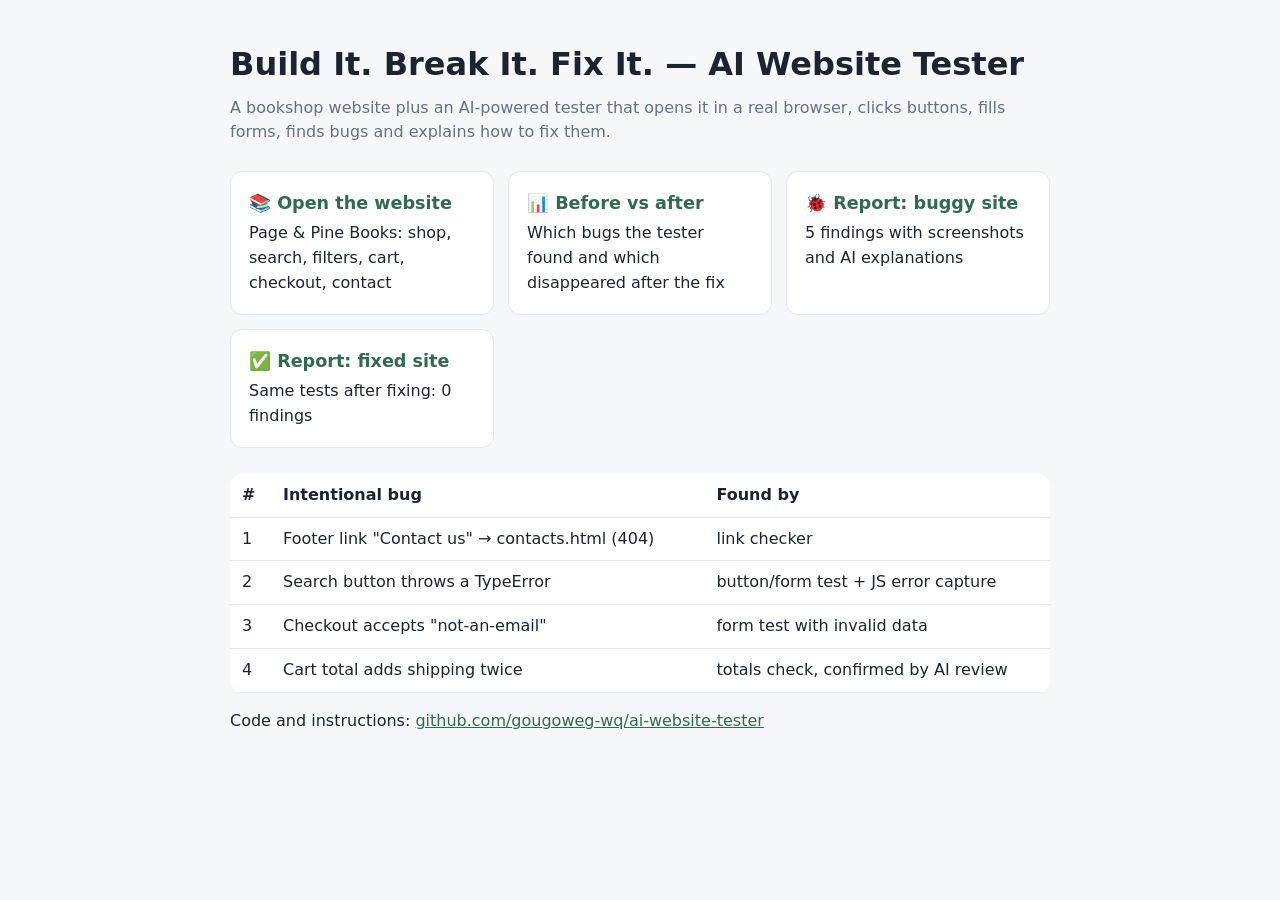
<file: index.html>
<!DOCTYPE html>
<html lang="en">
<head>
  <meta charset="UTF-8">
  <meta name="viewport" content="width=device-width, initial-scale=1">
  <title>AI Website Tester</title>
  <style>
    :root { --bg: #f6f7f9; --card: #fff; --ink: #1d2330; --muted: #667085; --line: #e4e7ec; --accent: #2f6b4f; }
    @media (prefers-color-scheme: dark) { :root { --bg: #14171c; --card: #1d2128; --ink: #e7eaf0; --muted: #98a2b3; --line: #2c323c; --accent: #6fbf95; } }
    body { margin: 0; font: 16px/1.55 system-ui, -apple-system, Segoe UI, sans-serif; background: var(--bg); color: var(--ink); }
    main { max-width: 820px; margin: 0 auto; padding: 40px 16px 60px; }
    h1 { margin: 0 0 6px; } p.lead { color: var(--muted); margin-top: 0; }
    .grid { display: grid; grid-template-columns: repeat(auto-fit, minmax(240px, 1fr)); gap: 14px; margin: 26px 0; }
    a.card { display: block; background: var(--card); border: 1px solid var(--line); border-radius: 12px; padding: 18px; color: inherit; text-decoration: none; }
    a.card:hover { border-color: var(--accent); }
    a.card b { display: block; font-size: 1.1rem; color: var(--accent); margin-bottom: 4px; }
    table { width: 100%; border-collapse: collapse; background: var(--card); border-radius: 12px; overflow: hidden; }
    th, td { text-align: left; padding: 9px 12px; border-bottom: 1px solid var(--line); }
    a { color: var(--accent); }
  </style>
</head>
<body>
<main>
  <h1>Build It. Break It. Fix It. — AI Website Tester</h1>
  <p class="lead">A bookshop website plus an AI-powered tester that opens it in a real browser, clicks buttons, fills forms, finds bugs and explains how to fix them.</p>

  <div class="grid">
    <a class="card" href="website/index.html"><b>📚 Open the website</b>Page &amp; Pine Books: shop, search, filters, cart, checkout, contact</a>
    <a class="card" href="reports/comparison.html"><b>📊 Before vs after</b>Which bugs the tester found and which disappeared after the fix</a>
    <a class="card" href="reports/1-before-fix/report.html"><b>🐞 Report: buggy site</b>5 findings with screenshots and AI explanations</a>
    <a class="card" href="reports/2-after-fix/report.html"><b>✅ Report: fixed site</b>Same tests after fixing: 0 findings</a>
  </div>

  <table>
    <tr><th>#</th><th>Intentional bug</th><th>Found by</th></tr>
    <tr><td>1</td><td>Footer link "Contact us" → contacts.html (404)</td><td>link checker</td></tr>
    <tr><td>2</td><td>Search button throws a TypeError</td><td>button/form test + JS error capture</td></tr>
    <tr><td>3</td><td>Checkout accepts "not-an-email"</td><td>form test with invalid data</td></tr>
    <tr><td>4</td><td>Cart total adds shipping twice</td><td>totals check, confirmed by AI review</td></tr>
  </table>

  <p>Code and instructions: <a href="https://github.com/gougoweg-wq/ai-website-tester">github.com/gougoweg-wq/ai-website-tester</a></p>
</main>
</body>
</html>
</file>
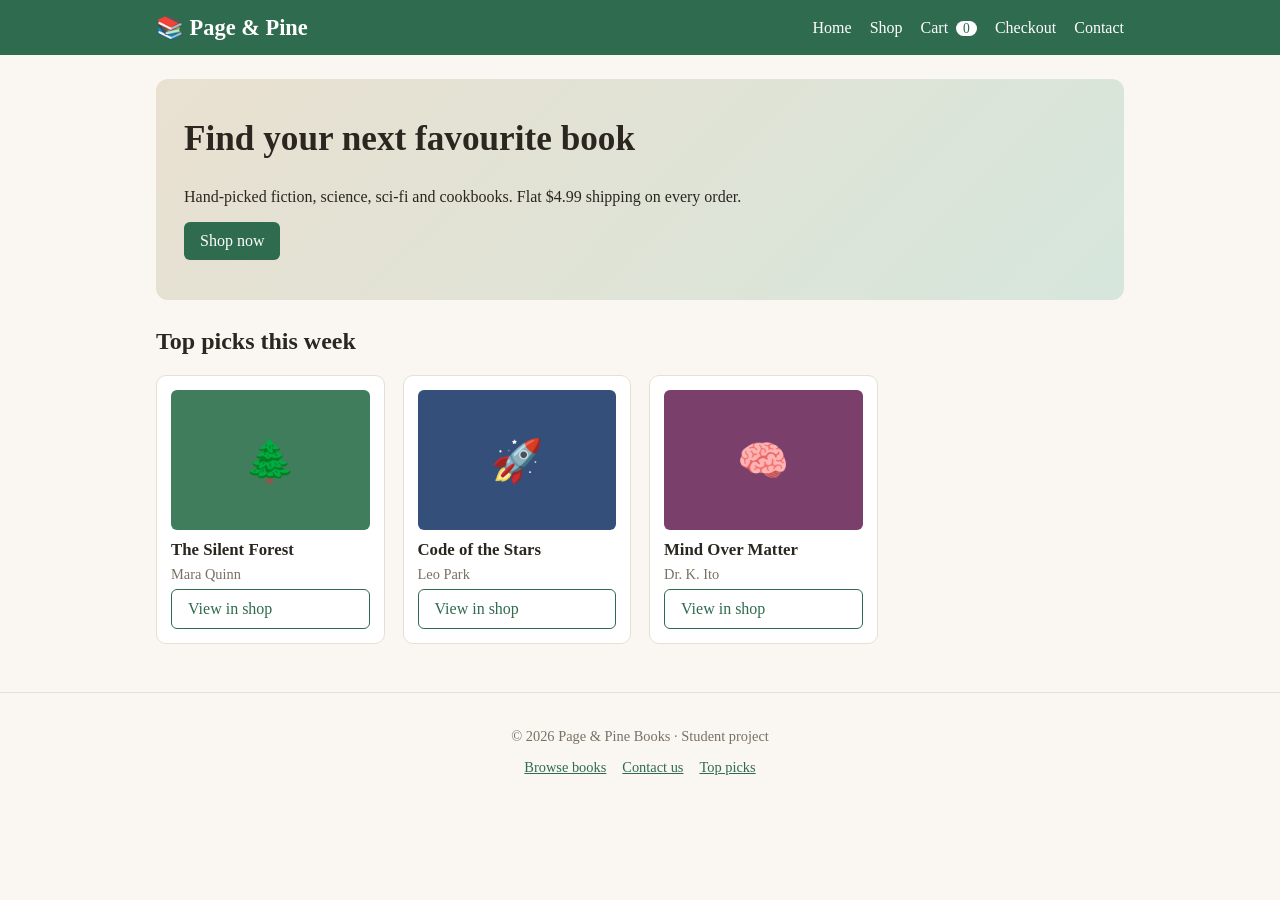
<file: website/index.html>
<!DOCTYPE html>
<html lang="en">
<head>
  <meta charset="UTF-8">
  <meta name="viewport" content="width=device-width, initial-scale=1">
  <title>Home · Page &amp; Pine Books</title>
  <link rel="stylesheet" href="css/style.css">
</head>
<body>
<header>
  <nav class="nav">
    <a class="logo" href="index.html">📚 Page &amp; Pine</a>
    <ul>
      <li><a href="index.html">Home</a></li>
      <li><a href="shop.html">Shop</a></li>
      <li><a href="cart.html">Cart <span class="badge" id="cart-count">0</span></a></li>
      <li><a href="checkout.html">Checkout</a></li>
      <li><a href="contact.html">Contact</a></li>
    </ul>
  </nav>
</header>
<main>
  <section class="hero">
    <h1>Find your next favourite book</h1>
    <p>Hand-picked fiction, science, sci-fi and cookbooks. Flat $4.99 shipping on every order.</p>
    <a class="btn" href="shop.html">Shop now</a>
  </section>
  <h2 id="top-picks">Top picks this week</h2>
  <div class="grid">
    <article class="card"><div class="cover" style="background:#3f7d5c">🌲</div><h3>The Silent Forest</h3><p class="author">Mara Quinn</p><a class="btn secondary" href="shop.html">View in shop</a></article>
    <article class="card"><div class="cover" style="background:#34507a">🚀</div><h3>Code of the Stars</h3><p class="author">Leo Park</p><a class="btn secondary" href="shop.html">View in shop</a></article>
    <article class="card"><div class="cover" style="background:#7a3f6b">🧠</div><h3>Mind Over Matter</h3><p class="author">Dr. K. Ito</p><a class="btn secondary" href="shop.html">View in shop</a></article>
  </div>
</main>
<footer>
  <p>© 2026 Page &amp; Pine Books · Student project</p>
  <p><a href="shop.html">Browse books</a><a href="contact.html">Contact us</a><a href="index.html#top-picks">Top picks</a></p>
</footer>
<script src="js/cart.js"></script>
</body>
</html>
</file>
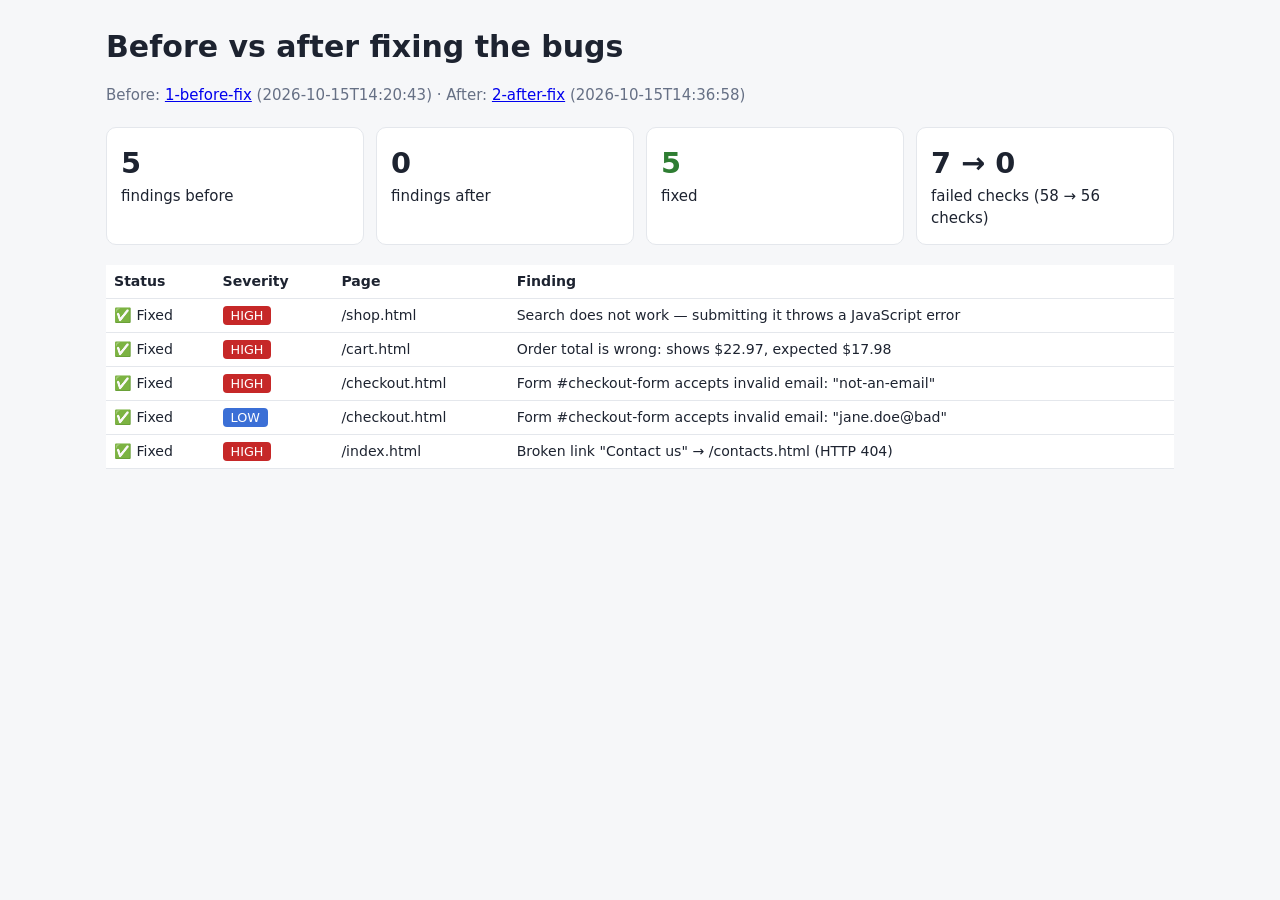
<file: reports/comparison.html>
<!doctype html><html lang="en"><head><meta charset="utf-8">
<meta name="viewport" content="width=device-width,initial-scale=1"><title>Before vs After</title><style>
:root { --bg:#f6f7f9; --card:#fff; --ink:#1d2330; --muted:#667085; --line:#e4e7ec;
  --high:#c62828; --medium:#e08a00; --low:#3b6fd6; --pass:#2e7d32; }
@media (prefers-color-scheme: dark) { :root { --bg:#14171c; --card:#1d2128; --ink:#e7eaf0; --muted:#98a2b3; --line:#2c323c; } }
* { box-sizing:border-box } body { margin:0; font:15px/1.5 system-ui,-apple-system,Segoe UI,sans-serif; background:var(--bg); color:var(--ink) }
.wrap { max-width:1100px; margin:0 auto; padding:24px 16px 60px } h1 { margin:0 0 4px } .muted { color:var(--muted) }
.cards { display:grid; grid-template-columns:repeat(auto-fit,minmax(150px,1fr)); gap:12px; margin:20px 0 }
.stat { background:var(--card); border:1px solid var(--line); border-radius:10px; padding:14px }
.stat b { display:block; font-size:1.8rem } .finding { background:var(--card); border:1px solid var(--line);
  border-left:6px solid var(--muted); border-radius:10px; padding:16px 18px; margin:16px 0 }
.finding.high { border-left-color:var(--high) } .finding.medium { border-left-color:var(--medium) } .finding.low { border-left-color:var(--low) }
.sev { display:inline-block; color:#fff; border-radius:4px; padding:0 8px; font-size:.8rem; text-transform:uppercase; margin-right:6px }
.sev.high { background:var(--high) } .sev.medium { background:var(--medium) } .sev.low { background:var(--low) }
.finding h3 { margin:6px 0 } .grid2 { display:grid; grid-template-columns:1fr 1fr; gap:16px }
@media (max-width:760px) { .grid2 { grid-template-columns:1fr } }
.ai { background:color-mix(in srgb, var(--low) 8%, var(--card)); border-radius:8px; padding:10px 14px }
pre { background:#0f1218; color:#e6edf3; padding:10px; border-radius:6px; overflow:auto; font-size:.85rem; white-space:pre-wrap }
figure { margin:0 } figure img { width:100%; border:1px solid var(--line); border-radius:6px } figcaption { font-size:.85rem; color:var(--muted) }
.shots { display:grid; grid-template-columns:repeat(auto-fit,minmax(300px,1fr)); gap:12px; margin-top:10px }
table { width:100%; border-collapse:collapse; background:var(--card); font-size:.88rem } th,td { text-align:left; padding:6px 8px; border-bottom:1px solid var(--line); vertical-align:top }
.r-pass { color:var(--pass); font-weight:600 } .r-FAIL { color:var(--high); font-weight:700 } .r-skip { color:var(--muted) }
.table-wrap { overflow-x:auto } details summary { cursor:pointer; font-weight:600; margin:18px 0 8px } video { width:100%; border-radius:8px }
.tag { font-size:.8rem; border:1px solid var(--line); border-radius:4px; padding:0 6px; color:var(--muted) }
</style></head>
<body><div class="wrap"><h1>Before vs after fixing the bugs</h1>
<p class="muted">Before: <a href="1-before-fix/report.html">1-before-fix</a> (2026-10-15T14:20:43) ·
 After: <a href="2-after-fix/report.html">2-after-fix</a> (2026-10-15T14:36:58)</p>
<div class="cards"><div class="stat"><b>5</b>findings before</div><div class="stat"><b>0</b>findings after</div>
<div class="stat"><b style="color:var(--pass)">5</b>fixed</div>
<div class="stat"><b>7 → 0</b>failed checks (58 → 56 checks)</div></div>
<div class="table-wrap"><table><tr><th>Status</th><th>Severity</th><th>Page</th><th>Finding</th></tr>
<tr><td>✅ Fixed</td><td><span class="sev high">high</span></td><td>/shop.html</td><td>Search does not work — submitting it throws a JavaScript error</td></tr>
<tr><td>✅ Fixed</td><td><span class="sev high">high</span></td><td>/cart.html</td><td>Order total is wrong: shows $22.97, expected $17.98</td></tr>
<tr><td>✅ Fixed</td><td><span class="sev high">high</span></td><td>/checkout.html</td><td>Form #checkout-form accepts invalid email: &quot;not-an-email&quot;</td></tr>
<tr><td>✅ Fixed</td><td><span class="sev low">low</span></td><td>/checkout.html</td><td>Form #checkout-form accepts invalid email: &quot;jane.doe@bad&quot;</td></tr>
<tr><td>✅ Fixed</td><td><span class="sev high">high</span></td><td>/index.html</td><td>Broken link &quot;Contact us&quot; → /contacts.html (HTTP 404)</td></tr>
</table></div></div></body></html>
</file>
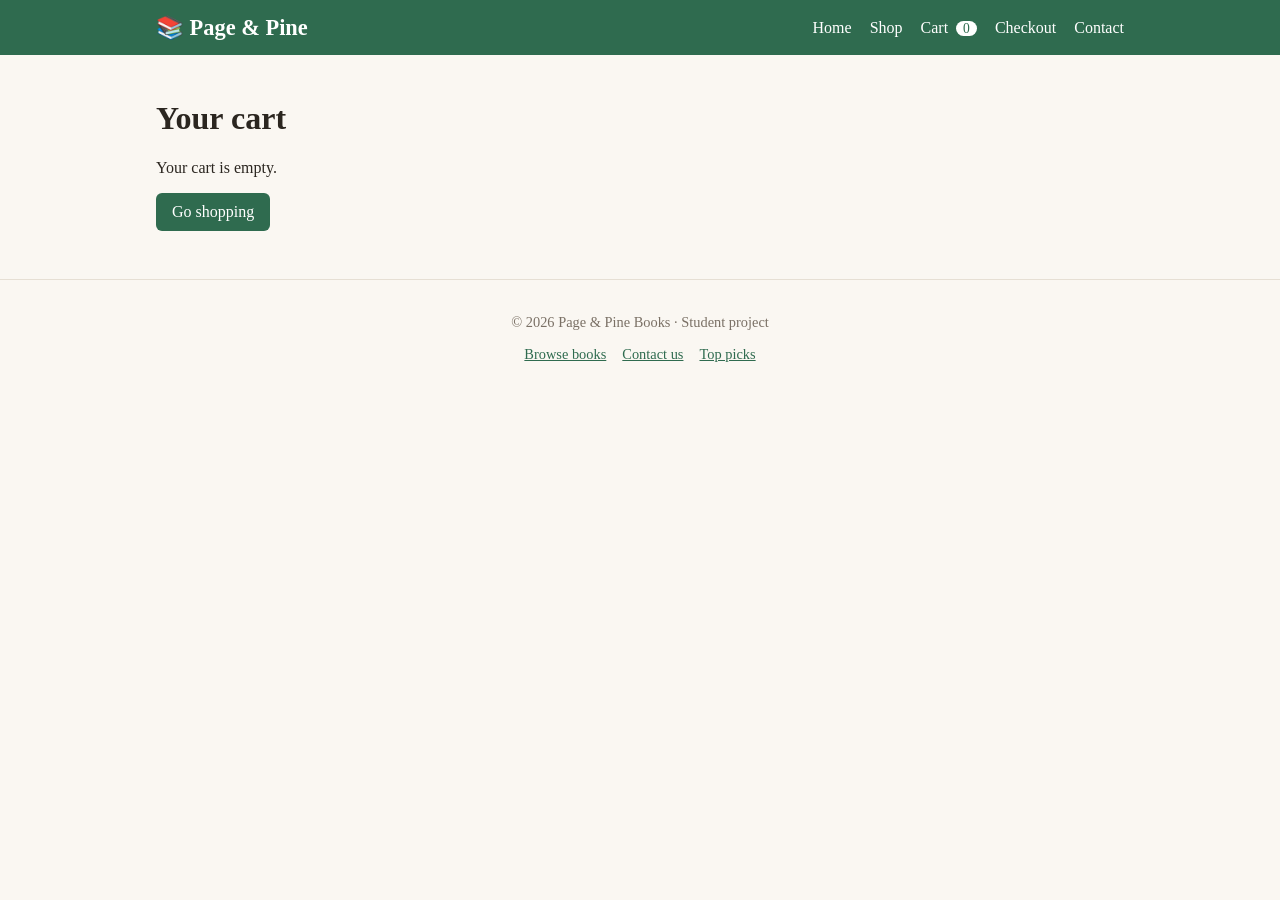
<file: website/cart.html>
<!DOCTYPE html>
<html lang="en">
<head>
  <meta charset="UTF-8">
  <meta name="viewport" content="width=device-width, initial-scale=1">
  <title>Cart · Page &amp; Pine Books</title>
  <link rel="stylesheet" href="css/style.css">
</head>
<body>
<header>
  <nav class="nav">
    <a class="logo" href="index.html">📚 Page &amp; Pine</a>
    <ul>
      <li><a href="index.html">Home</a></li>
      <li><a href="shop.html">Shop</a></li>
      <li><a href="cart.html">Cart <span class="badge" id="cart-count">0</span></a></li>
      <li><a href="checkout.html">Checkout</a></li>
      <li><a href="contact.html">Contact</a></li>
    </ul>
  </nav>
</header>
<main>
  <h1>Your cart</h1>
  <div id="cart-empty" class="hidden"><p>Your cart is empty.</p><a class="btn" href="shop.html">Go shopping</a></div>
  <div id="cart-content">
    <table>
      <thead><tr><th>Book</th><th>Price</th><th>Quantity</th><th>Line total</th><th></th></tr></thead>
      <tbody id="cart-body"></tbody>
    </table>
    <div class="summary">
      <p><span>Subtotal</span><span id="subtotal"></span></p>
      <p><span>Shipping</span><span id="shipping"></span></p>
      <p class="total"><span>Total</span><span id="total"></span></p>
      <p><button class="btn danger small" id="clear-cart">Clear cart</button><a class="btn" href="checkout.html">Checkout</a></p>
    </div>
  </div>
</main>
<footer>
  <p>© 2026 Page &amp; Pine Books · Student project</p>
  <p><a href="shop.html">Browse books</a><a href="contact.html">Contact us</a><a href="index.html#top-picks">Top picks</a></p>
</footer>
<script src="js/cart.js"></script>
<script src="js/cartpage.js"></script>
</body>
</html>
</file>
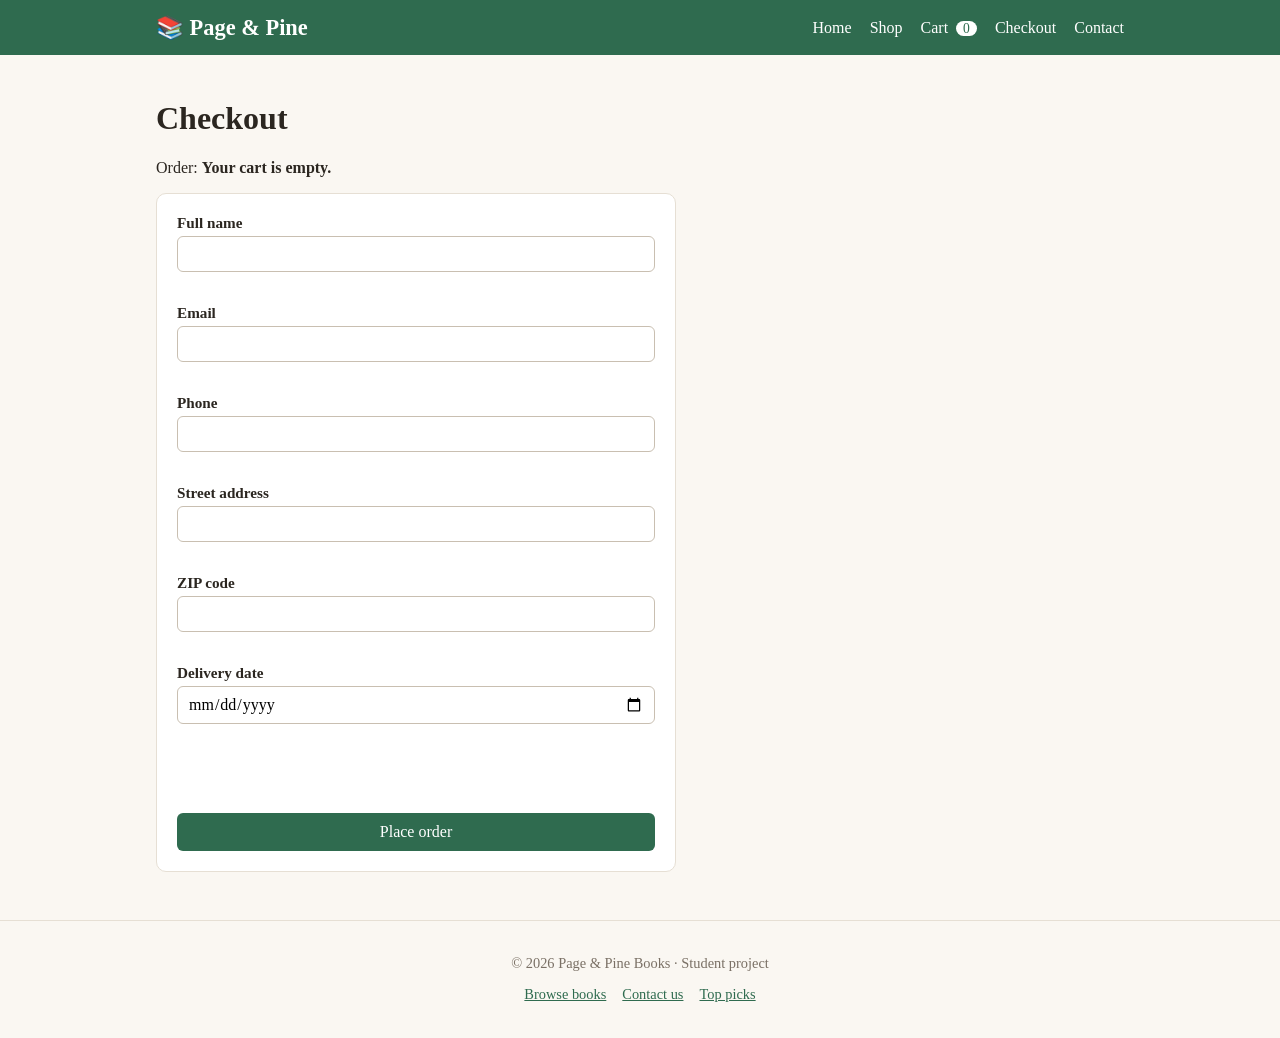
<file: website/checkout.html>
<!DOCTYPE html>
<html lang="en">
<head>
  <meta charset="UTF-8">
  <meta name="viewport" content="width=device-width, initial-scale=1">
  <title>Checkout · Page &amp; Pine Books</title>
  <link rel="stylesheet" href="css/style.css">
</head>
<body>
<header>
  <nav class="nav">
    <a class="logo" href="index.html">📚 Page &amp; Pine</a>
    <ul>
      <li><a href="index.html">Home</a></li>
      <li><a href="shop.html">Shop</a></li>
      <li><a href="cart.html">Cart <span class="badge" id="cart-count">0</span></a></li>
      <li><a href="checkout.html">Checkout</a></li>
      <li><a href="contact.html">Contact</a></li>
    </ul>
  </nav>
</header>
<main>
  <h1>Checkout</h1>
  <p>Order: <strong id="order-summary"></strong></p>
  <form id="checkout-form" class="form" novalidate>
    <div class="field">
      <label for="name">Full name</label>
      <input type="text" id="name" name="name" autocomplete="name">
      <span class="error" id="name-error" role="alert"></span>
    </div>
    <div class="field">
      <label for="email">Email</label>
      <input type="email" id="email" name="email" autocomplete="email">
      <span class="error" id="email-error" role="alert"></span>
    </div>
    <div class="field">
      <label for="phone">Phone</label>
      <input type="tel" id="phone" name="phone" autocomplete="tel">
      <span class="error" id="phone-error" role="alert"></span>
    </div>
    <div class="field">
      <label for="address">Street address</label>
      <input type="text" id="address" name="address" autocomplete="street-address">
      <span class="error" id="address-error" role="alert"></span>
    </div>
    <div class="field">
      <label for="zip">ZIP code</label>
      <input type="text" id="zip" name="zip" inputmode="numeric" maxlength="5">
      <span class="error" id="zip-error" role="alert"></span>
    </div>
    <div class="field">
      <label for="date">Delivery date</label>
      <input type="date" id="date" name="date">
      <span class="error" id="date-error" role="alert"></span>
    </div>
    <p class="error" id="form-message" role="alert"></p>
    <button class="btn" type="submit">Place order</button>
  </form>
  <div id="order-done" class="success hidden">
    <h2>Thank you, <span id="order-name"></span>!</h2>
    <p>Your order has been placed. A confirmation email is on its way.</p>
  </div>
</main>
<footer>
  <p>© 2026 Page &amp; Pine Books · Student project</p>
  <p><a href="shop.html">Browse books</a><a href="contact.html">Contact us</a><a href="index.html#top-picks">Top picks</a></p>
</footer>
<script src="js/cart.js"></script>
<script src="js/checkout.js"></script>
</body>
</html>
</file>
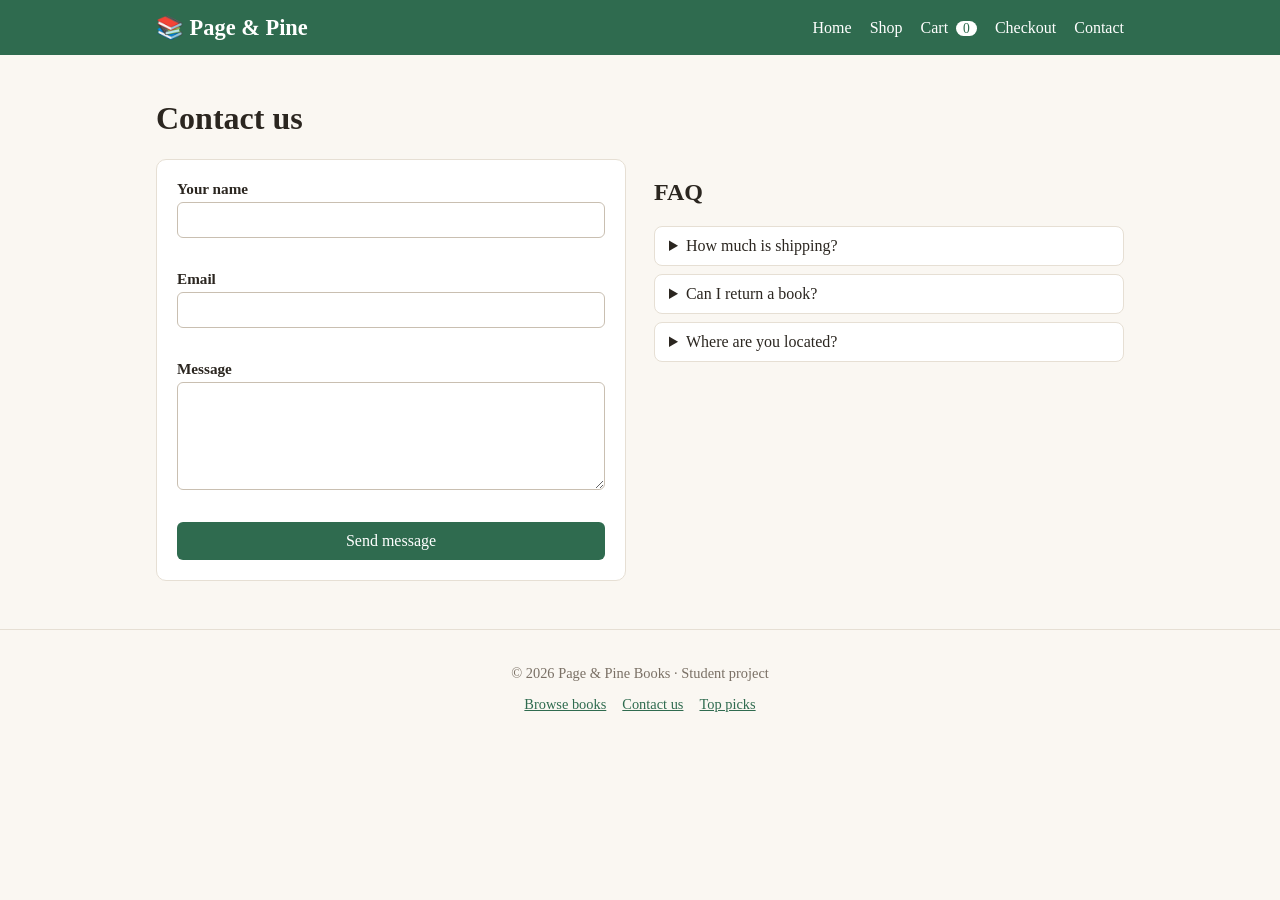
<file: website/contact.html>
<!DOCTYPE html>
<html lang="en">
<head>
  <meta charset="UTF-8">
  <meta name="viewport" content="width=device-width, initial-scale=1">
  <title>Contact · Page &amp; Pine Books</title>
  <link rel="stylesheet" href="css/style.css">
</head>
<body>
<header>
  <nav class="nav">
    <a class="logo" href="index.html">📚 Page &amp; Pine</a>
    <ul>
      <li><a href="index.html">Home</a></li>
      <li><a href="shop.html">Shop</a></li>
      <li><a href="cart.html">Cart <span class="badge" id="cart-count">0</span></a></li>
      <li><a href="checkout.html">Checkout</a></li>
      <li><a href="contact.html">Contact</a></li>
    </ul>
  </nav>
</header>
<main>
  <h1>Contact us</h1>
  <div class="two-col">
    <div>
      <form id="contact-form" class="form" novalidate>
    <div class="field">
      <label for="cname">Your name</label>
      <input type="text" id="cname" name="cname">
      <span class="error" id="cname-error" role="alert"></span>
    </div>
    <div class="field">
      <label for="cemail">Email</label>
      <input type="email" id="cemail" name="cemail">
      <span class="error" id="cemail-error" role="alert"></span>
    </div>
        <div class="field">
          <label for="message">Message</label>
          <textarea id="message" name="message" rows="5"></textarea>
          <span class="error" id="message-error" role="alert"></span>
        </div>
        <button class="btn" type="submit">Send message</button>
      </form>
      <div id="contact-done" class="success hidden"><h2>Message sent!</h2><p>We usually reply within one business day.</p></div>
    </div>
    <div class="faq">
      <h2>FAQ</h2>
      <details><summary>How much is shipping?</summary><p>A flat $4.99 per order.</p></details>
      <details><summary>Can I return a book?</summary><p>Yes, within 30 days in original condition.</p></details>
      <details><summary>Where are you located?</summary><p>12 Pine Street, Booktown.</p></details>
    </div>
  </div>
</main>
<footer>
  <p>© 2026 Page &amp; Pine Books · Student project</p>
  <p><a href="shop.html">Browse books</a><a href="contact.html">Contact us</a><a href="index.html#top-picks">Top picks</a></p>
</footer>
<script src="js/cart.js"></script>
<script src="js/contact.js"></script>
</body>
</html>
</file>
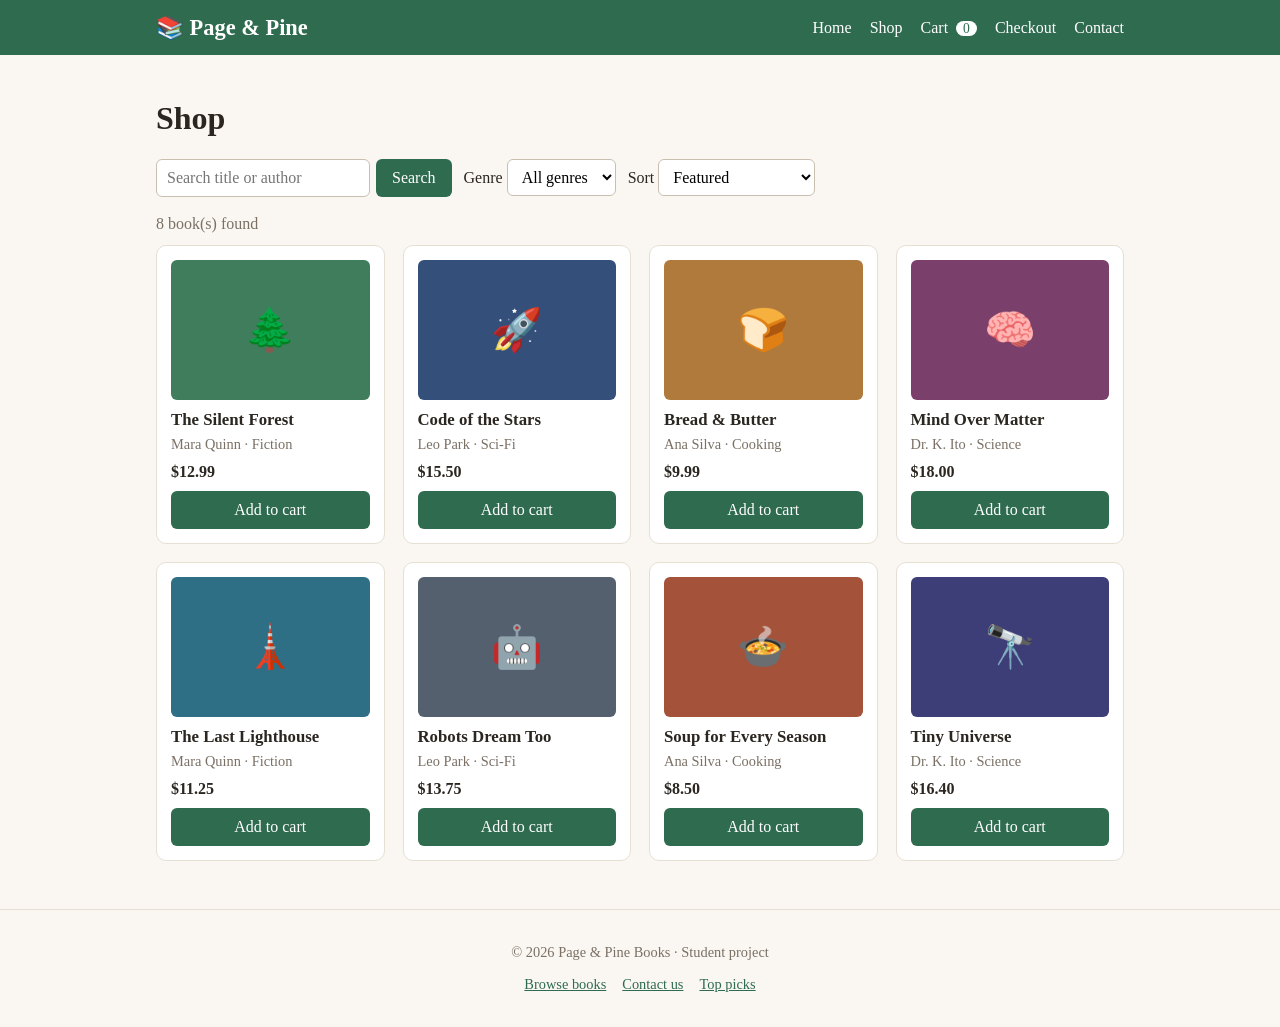
<file: website/shop.html>
<!DOCTYPE html>
<html lang="en">
<head>
  <meta charset="UTF-8">
  <meta name="viewport" content="width=device-width, initial-scale=1">
  <title>Shop · Page &amp; Pine Books</title>
  <link rel="stylesheet" href="css/style.css">
</head>
<body>
<header>
  <nav class="nav">
    <a class="logo" href="index.html">📚 Page &amp; Pine</a>
    <ul>
      <li><a href="index.html">Home</a></li>
      <li><a href="shop.html">Shop</a></li>
      <li><a href="cart.html">Cart <span class="badge" id="cart-count">0</span></a></li>
      <li><a href="checkout.html">Checkout</a></li>
      <li><a href="contact.html">Contact</a></li>
    </ul>
  </nav>
</header>
<main>
  <h1>Shop</h1>
  <div class="toolbar">
    <form id="search-form" role="search">
      <input type="search" id="search" name="search" placeholder="Search title or author" aria-label="Search books">
      <button class="btn" type="submit">Search</button>
    </form>
    <label>Genre
      <select id="genre" aria-label="Filter by genre">
        <option value="all">All genres</option>
        <option value="Fiction">Fiction</option>
        <option value="Sci-Fi">Sci-Fi</option>
        <option value="Science">Science</option>
        <option value="Cooking">Cooking</option>
      </select>
    </label>
    <label>Sort
      <select id="sort" aria-label="Sort books">
        <option value="featured">Featured</option>
        <option value="price-asc">Price: low to high</option>
        <option value="price-desc">Price: high to low</option>
        <option value="title">Title A–Z</option>
      </select>
    </label>
  </div>
  <p class="result-count" id="result-count"></p>
  <div class="grid" id="book-grid"></div>
</main>
<footer>
  <p>© 2026 Page &amp; Pine Books · Student project</p>
  <p><a href="shop.html">Browse books</a><a href="contact.html">Contact us</a><a href="index.html#top-picks">Top picks</a></p>
</footer>
<script src="js/cart.js"></script>
<script src="js/shop.js"></script>
</body>
</html>
</file>
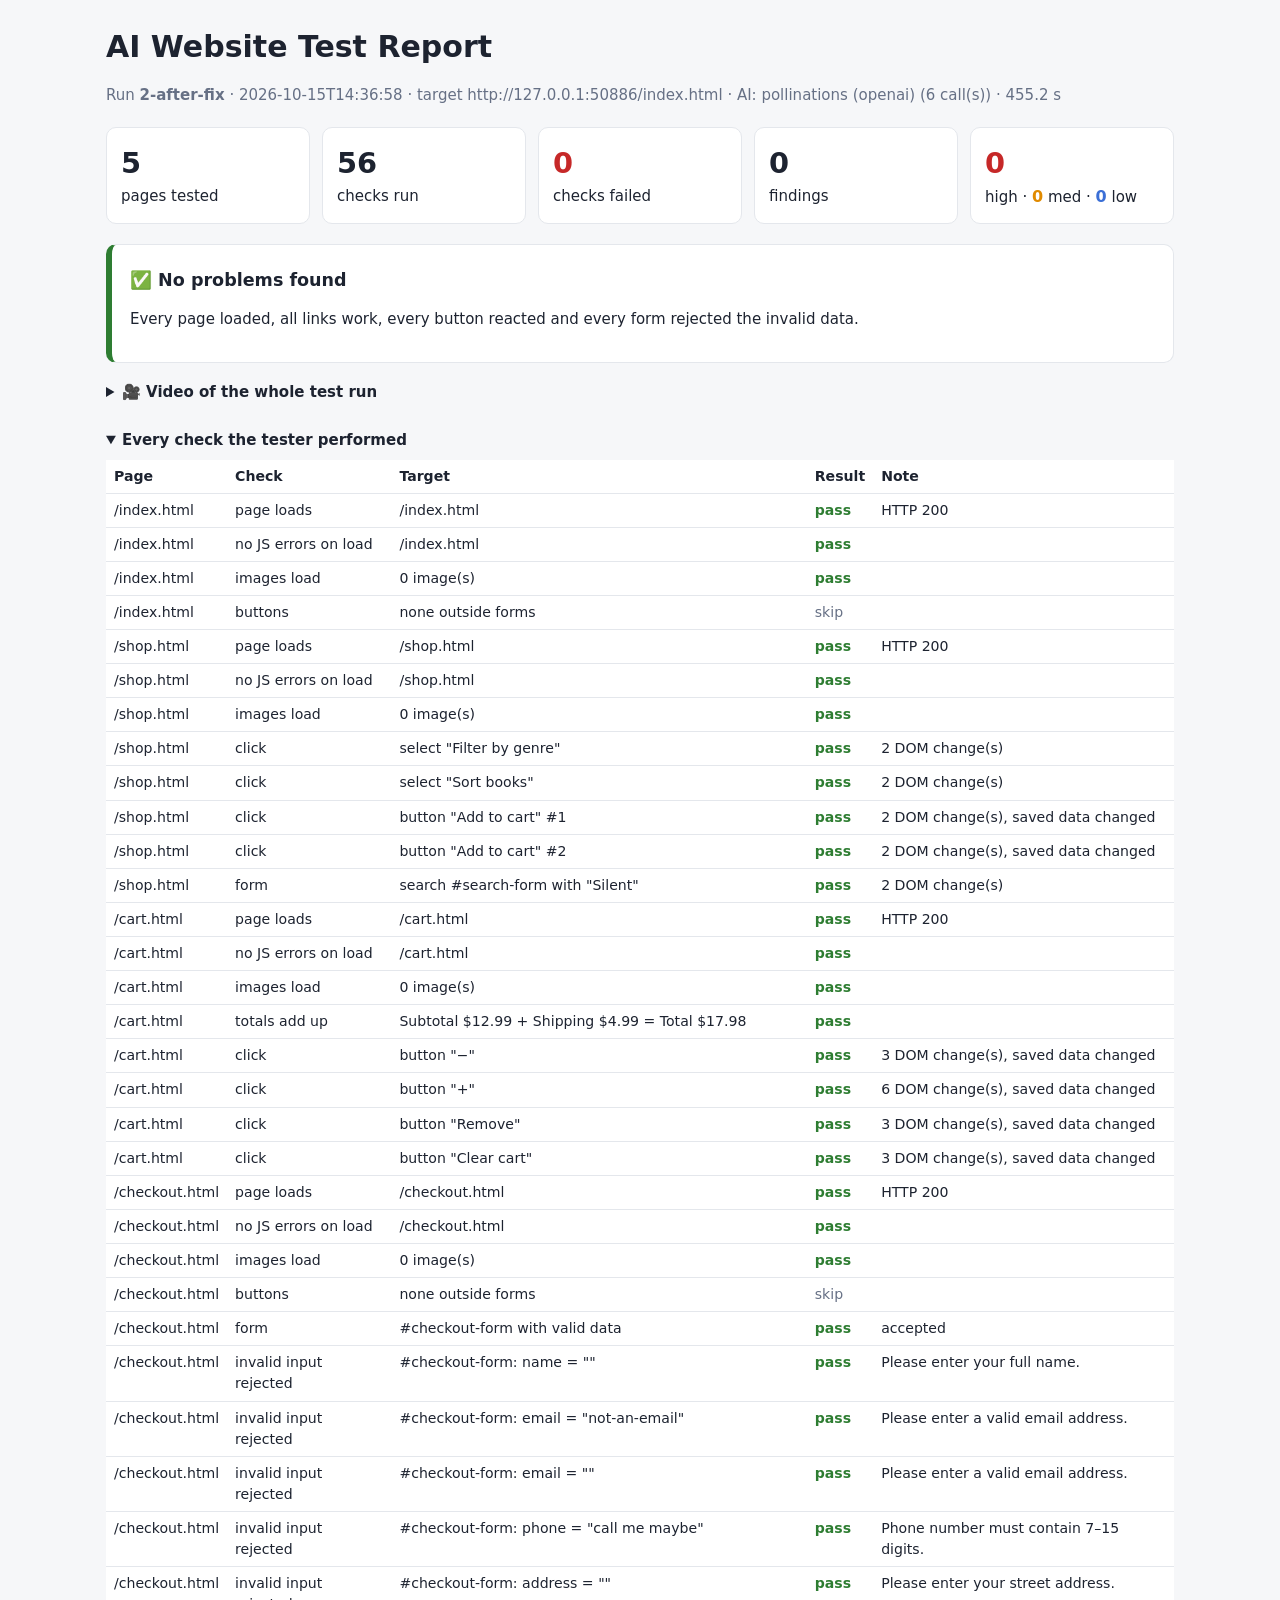
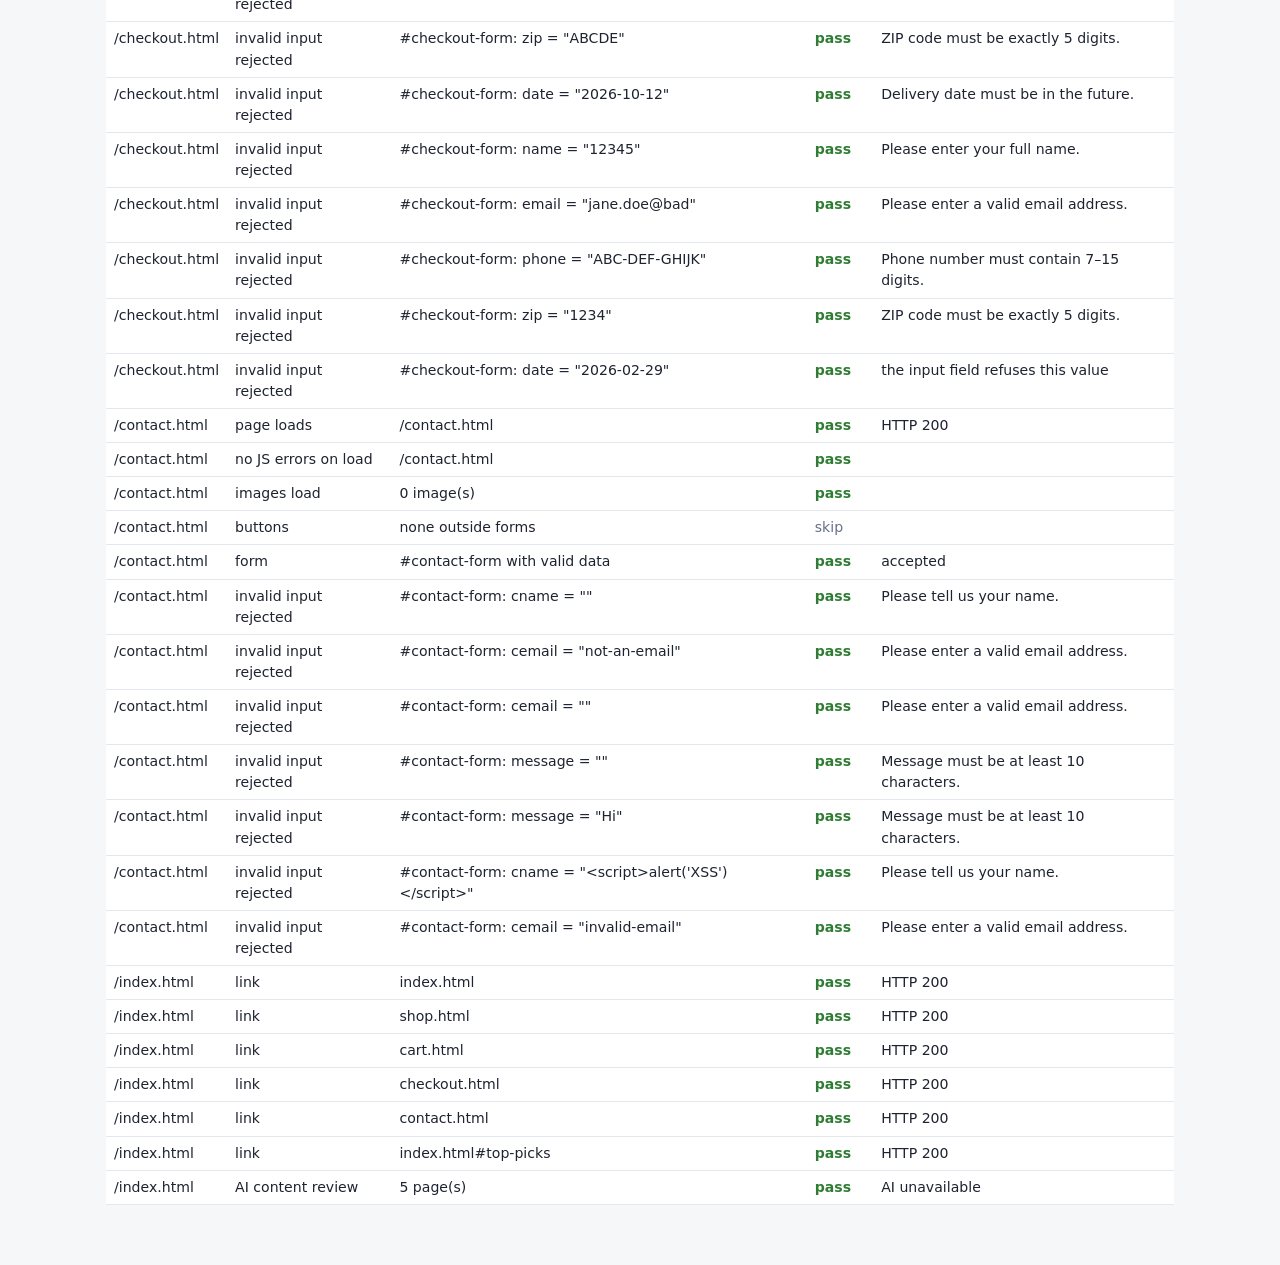
<file: reports/2-after-fix/report.html>
<!doctype html><html lang="en"><head><meta charset="utf-8">
<meta name="viewport" content="width=device-width,initial-scale=1"><title>AI Test Report – 2-after-fix</title>
<style>
:root { --bg:#f6f7f9; --card:#fff; --ink:#1d2330; --muted:#667085; --line:#e4e7ec;
  --high:#c62828; --medium:#e08a00; --low:#3b6fd6; --pass:#2e7d32; }
@media (prefers-color-scheme: dark) { :root { --bg:#14171c; --card:#1d2128; --ink:#e7eaf0; --muted:#98a2b3; --line:#2c323c; } }
* { box-sizing:border-box } body { margin:0; font:15px/1.5 system-ui,-apple-system,Segoe UI,sans-serif; background:var(--bg); color:var(--ink) }
.wrap { max-width:1100px; margin:0 auto; padding:24px 16px 60px } h1 { margin:0 0 4px } .muted { color:var(--muted) }
.cards { display:grid; grid-template-columns:repeat(auto-fit,minmax(150px,1fr)); gap:12px; margin:20px 0 }
.stat { background:var(--card); border:1px solid var(--line); border-radius:10px; padding:14px }
.stat b { display:block; font-size:1.8rem } .finding { background:var(--card); border:1px solid var(--line);
  border-left:6px solid var(--muted); border-radius:10px; padding:16px 18px; margin:16px 0 }
.finding.high { border-left-color:var(--high) } .finding.medium { border-left-color:var(--medium) } .finding.low { border-left-color:var(--low) }
.sev { display:inline-block; color:#fff; border-radius:4px; padding:0 8px; font-size:.8rem; text-transform:uppercase; margin-right:6px }
.sev.high { background:var(--high) } .sev.medium { background:var(--medium) } .sev.low { background:var(--low) }
.finding h3 { margin:6px 0 } .grid2 { display:grid; grid-template-columns:1fr 1fr; gap:16px }
@media (max-width:760px) { .grid2 { grid-template-columns:1fr } }
.ai { background:color-mix(in srgb, var(--low) 8%, var(--card)); border-radius:8px; padding:10px 14px }
pre { background:#0f1218; color:#e6edf3; padding:10px; border-radius:6px; overflow:auto; font-size:.85rem; white-space:pre-wrap }
figure { margin:0 } figure img { width:100%; border:1px solid var(--line); border-radius:6px } figcaption { font-size:.85rem; color:var(--muted) }
.shots { display:grid; grid-template-columns:repeat(auto-fit,minmax(300px,1fr)); gap:12px; margin-top:10px }
table { width:100%; border-collapse:collapse; background:var(--card); font-size:.88rem } th,td { text-align:left; padding:6px 8px; border-bottom:1px solid var(--line); vertical-align:top }
.r-pass { color:var(--pass); font-weight:600 } .r-FAIL { color:var(--high); font-weight:700 } .r-skip { color:var(--muted) }
.table-wrap { overflow-x:auto } details summary { cursor:pointer; font-weight:600; margin:18px 0 8px } video { width:100%; border-radius:8px }
.tag { font-size:.8rem; border:1px solid var(--line); border-radius:4px; padding:0 6px; color:var(--muted) }
</style></head><body><div class="wrap">
<h1>AI Website Test Report</h1>
<p class="muted">Run <b>2-after-fix</b> · 2026-10-15T14:36:58 · target http://127.0.0.1:50886/index.html · AI: pollinations (openai)
 (6 call(s)) · 455.2 s</p>
<div class="cards">
 <div class="stat"><b>5</b>pages tested</div>
 <div class="stat"><b>56</b>checks run</div>
 <div class="stat"><b style="color:var(--high)">0</b>checks failed</div>
 <div class="stat"><b>0</b>findings</div>
 <div class="stat"><b style="color:var(--high)">0</b>high · <b style="display:inline;font-size:1rem;color:var(--medium)">0</b> med · <b style="display:inline;font-size:1rem;color:var(--low)">0</b> low</div>
</div>
<div class="finding" style="border-left-color:var(--pass)"><h3>✅ No problems found</h3><p>Every page loaded, all links work, every button reacted and every form rejected the invalid data.</p></div>
<details><summary>🎥 Video of the whole test run</summary><video controls src="test-run.webm"></video><p class="muted">The video file sits next to this report.</p></details>
<details open><summary>Every check the tester performed</summary><div class="table-wrap"><table><tr><th>Page</th><th>Check</th><th>Target</th><th>Result</th><th>Note</th></tr>
<tr><td>/index.html</td><td>page loads</td><td>/index.html</td><td class="r-pass">pass</td><td>HTTP 200</td></tr>
<tr><td>/index.html</td><td>no JS errors on load</td><td>/index.html</td><td class="r-pass">pass</td><td></td></tr>
<tr><td>/index.html</td><td>images load</td><td>0 image(s)</td><td class="r-pass">pass</td><td></td></tr>
<tr><td>/index.html</td><td>buttons</td><td>none outside forms</td><td class="r-skip">skip</td><td></td></tr>
<tr><td>/shop.html</td><td>page loads</td><td>/shop.html</td><td class="r-pass">pass</td><td>HTTP 200</td></tr>
<tr><td>/shop.html</td><td>no JS errors on load</td><td>/shop.html</td><td class="r-pass">pass</td><td></td></tr>
<tr><td>/shop.html</td><td>images load</td><td>0 image(s)</td><td class="r-pass">pass</td><td></td></tr>
<tr><td>/shop.html</td><td>click</td><td>select &quot;Filter by genre&quot;</td><td class="r-pass">pass</td><td>2 DOM change(s)</td></tr>
<tr><td>/shop.html</td><td>click</td><td>select &quot;Sort books&quot;</td><td class="r-pass">pass</td><td>2 DOM change(s)</td></tr>
<tr><td>/shop.html</td><td>click</td><td>button &quot;Add to cart&quot; #1</td><td class="r-pass">pass</td><td>2 DOM change(s), saved data changed</td></tr>
<tr><td>/shop.html</td><td>click</td><td>button &quot;Add to cart&quot; #2</td><td class="r-pass">pass</td><td>2 DOM change(s), saved data changed</td></tr>
<tr><td>/shop.html</td><td>form</td><td>search #search-form with &quot;Silent&quot;</td><td class="r-pass">pass</td><td>2 DOM change(s)</td></tr>
<tr><td>/cart.html</td><td>page loads</td><td>/cart.html</td><td class="r-pass">pass</td><td>HTTP 200</td></tr>
<tr><td>/cart.html</td><td>no JS errors on load</td><td>/cart.html</td><td class="r-pass">pass</td><td></td></tr>
<tr><td>/cart.html</td><td>images load</td><td>0 image(s)</td><td class="r-pass">pass</td><td></td></tr>
<tr><td>/cart.html</td><td>totals add up</td><td>Subtotal $12.99 + Shipping $4.99 = Total $17.98</td><td class="r-pass">pass</td><td></td></tr>
<tr><td>/cart.html</td><td>click</td><td>button &quot;−&quot;</td><td class="r-pass">pass</td><td>3 DOM change(s), saved data changed</td></tr>
<tr><td>/cart.html</td><td>click</td><td>button &quot;+&quot;</td><td class="r-pass">pass</td><td>6 DOM change(s), saved data changed</td></tr>
<tr><td>/cart.html</td><td>click</td><td>button &quot;Remove&quot;</td><td class="r-pass">pass</td><td>3 DOM change(s), saved data changed</td></tr>
<tr><td>/cart.html</td><td>click</td><td>button &quot;Clear cart&quot;</td><td class="r-pass">pass</td><td>3 DOM change(s), saved data changed</td></tr>
<tr><td>/checkout.html</td><td>page loads</td><td>/checkout.html</td><td class="r-pass">pass</td><td>HTTP 200</td></tr>
<tr><td>/checkout.html</td><td>no JS errors on load</td><td>/checkout.html</td><td class="r-pass">pass</td><td></td></tr>
<tr><td>/checkout.html</td><td>images load</td><td>0 image(s)</td><td class="r-pass">pass</td><td></td></tr>
<tr><td>/checkout.html</td><td>buttons</td><td>none outside forms</td><td class="r-skip">skip</td><td></td></tr>
<tr><td>/checkout.html</td><td>form</td><td>#checkout-form with valid data</td><td class="r-pass">pass</td><td>accepted</td></tr>
<tr><td>/checkout.html</td><td>invalid input rejected</td><td>#checkout-form: name = &quot;&quot;</td><td class="r-pass">pass</td><td>Please enter your full name.</td></tr>
<tr><td>/checkout.html</td><td>invalid input rejected</td><td>#checkout-form: email = &quot;not-an-email&quot;</td><td class="r-pass">pass</td><td>Please enter a valid email address.</td></tr>
<tr><td>/checkout.html</td><td>invalid input rejected</td><td>#checkout-form: email = &quot;&quot;</td><td class="r-pass">pass</td><td>Please enter a valid email address.</td></tr>
<tr><td>/checkout.html</td><td>invalid input rejected</td><td>#checkout-form: phone = &quot;call me maybe&quot;</td><td class="r-pass">pass</td><td>Phone number must contain 7–15 digits.</td></tr>
<tr><td>/checkout.html</td><td>invalid input rejected</td><td>#checkout-form: address = &quot;&quot;</td><td class="r-pass">pass</td><td>Please enter your street address.</td></tr>
<tr><td>/checkout.html</td><td>invalid input rejected</td><td>#checkout-form: zip = &quot;ABCDE&quot;</td><td class="r-pass">pass</td><td>ZIP code must be exactly 5 digits.</td></tr>
<tr><td>/checkout.html</td><td>invalid input rejected</td><td>#checkout-form: date = &quot;2026-10-12&quot;</td><td class="r-pass">pass</td><td>Delivery date must be in the future.</td></tr>
<tr><td>/checkout.html</td><td>invalid input rejected</td><td>#checkout-form: name = &quot;12345&quot;</td><td class="r-pass">pass</td><td>Please enter your full name.</td></tr>
<tr><td>/checkout.html</td><td>invalid input rejected</td><td>#checkout-form: email = &quot;jane.doe@bad&quot;</td><td class="r-pass">pass</td><td>Please enter a valid email address.</td></tr>
<tr><td>/checkout.html</td><td>invalid input rejected</td><td>#checkout-form: phone = &quot;ABC-DEF-GHIJK&quot;</td><td class="r-pass">pass</td><td>Phone number must contain 7–15 digits.</td></tr>
<tr><td>/checkout.html</td><td>invalid input rejected</td><td>#checkout-form: zip = &quot;1234&quot;</td><td class="r-pass">pass</td><td>ZIP code must be exactly 5 digits.</td></tr>
<tr><td>/checkout.html</td><td>invalid input rejected</td><td>#checkout-form: date = &quot;2026-02-29&quot;</td><td class="r-pass">pass</td><td>the input field refuses this value</td></tr>
<tr><td>/contact.html</td><td>page loads</td><td>/contact.html</td><td class="r-pass">pass</td><td>HTTP 200</td></tr>
<tr><td>/contact.html</td><td>no JS errors on load</td><td>/contact.html</td><td class="r-pass">pass</td><td></td></tr>
<tr><td>/contact.html</td><td>images load</td><td>0 image(s)</td><td class="r-pass">pass</td><td></td></tr>
<tr><td>/contact.html</td><td>buttons</td><td>none outside forms</td><td class="r-skip">skip</td><td></td></tr>
<tr><td>/contact.html</td><td>form</td><td>#contact-form with valid data</td><td class="r-pass">pass</td><td>accepted</td></tr>
<tr><td>/contact.html</td><td>invalid input rejected</td><td>#contact-form: cname = &quot;&quot;</td><td class="r-pass">pass</td><td>Please tell us your name.</td></tr>
<tr><td>/contact.html</td><td>invalid input rejected</td><td>#contact-form: cemail = &quot;not-an-email&quot;</td><td class="r-pass">pass</td><td>Please enter a valid email address.</td></tr>
<tr><td>/contact.html</td><td>invalid input rejected</td><td>#contact-form: cemail = &quot;&quot;</td><td class="r-pass">pass</td><td>Please enter a valid email address.</td></tr>
<tr><td>/contact.html</td><td>invalid input rejected</td><td>#contact-form: message = &quot;&quot;</td><td class="r-pass">pass</td><td>Message must be at least 10 characters.</td></tr>
<tr><td>/contact.html</td><td>invalid input rejected</td><td>#contact-form: message = &quot;Hi&quot;</td><td class="r-pass">pass</td><td>Message must be at least 10 characters.</td></tr>
<tr><td>/contact.html</td><td>invalid input rejected</td><td>#contact-form: cname = &quot;&lt;script&gt;alert(&#x27;XSS&#x27;)&lt;/script&gt;&quot;</td><td class="r-pass">pass</td><td>Please tell us your name.</td></tr>
<tr><td>/contact.html</td><td>invalid input rejected</td><td>#contact-form: cemail = &quot;invalid-email&quot;</td><td class="r-pass">pass</td><td>Please enter a valid email address.</td></tr>
<tr><td>/index.html</td><td>link</td><td>index.html</td><td class="r-pass">pass</td><td>HTTP 200</td></tr>
<tr><td>/index.html</td><td>link</td><td>shop.html</td><td class="r-pass">pass</td><td>HTTP 200</td></tr>
<tr><td>/index.html</td><td>link</td><td>cart.html</td><td class="r-pass">pass</td><td>HTTP 200</td></tr>
<tr><td>/index.html</td><td>link</td><td>checkout.html</td><td class="r-pass">pass</td><td>HTTP 200</td></tr>
<tr><td>/index.html</td><td>link</td><td>contact.html</td><td class="r-pass">pass</td><td>HTTP 200</td></tr>
<tr><td>/index.html</td><td>link</td><td>index.html#top-picks</td><td class="r-pass">pass</td><td>HTTP 200</td></tr>
<tr><td>/index.html</td><td>AI content review</td><td>5 page(s)</td><td class="r-pass">pass</td><td>AI unavailable</td></tr>
</table></div></details></div></body></html>
</file>
<file: website/css/style.css>
:root {
  --bg: #faf7f2;
  --card: #ffffff;
  --ink: #2b2620;
  --muted: #7a7065;
  --accent: #2f6b4f;
  --accent-dark: #224f3a;
  --danger: #b3261e;
  --line: #e6dfd4;
}
* { box-sizing: border-box; }
body { margin: 0; font-family: Georgia, "Times New Roman", serif; background: var(--bg); color: var(--ink); }
a { color: var(--accent); }
header { background: var(--accent); color: #fff; }
.nav { max-width: 1000px; margin: 0 auto; display: flex; align-items: center; justify-content: space-between; padding: 14px 16px; flex-wrap: wrap; gap: 10px; }
.logo { font-size: 1.4rem; font-weight: bold; color: #fff; text-decoration: none; }
.nav ul { list-style: none; display: flex; gap: 18px; margin: 0; padding: 0; flex-wrap: wrap; }
.nav a { color: #fff; text-decoration: none; }
.nav a:hover { text-decoration: underline; }
.badge { background: #fff; color: var(--accent); border-radius: 10px; padding: 0 7px; font-size: .85rem; margin-left: 4px; }
main { max-width: 1000px; margin: 0 auto; padding: 24px 16px 48px; }
.hero { background: linear-gradient(135deg, #e9e0d0, #d6e6dc); border-radius: 12px; padding: 40px 28px; margin-bottom: 28px; }
.hero h1 { margin-top: 0; font-size: 2.2rem; }
.btn { display: inline-block; background: var(--accent); color: #fff; border: 0; border-radius: 6px; padding: 10px 16px; font: inherit; cursor: pointer; text-decoration: none; }
.btn:hover { background: var(--accent-dark); }
.btn.secondary { background: #fff; color: var(--accent); border: 1px solid var(--accent); }
.btn.small { padding: 4px 10px; font-size: .9rem; }
.btn.danger { background: var(--danger); }
.grid { display: grid; grid-template-columns: repeat(auto-fill, minmax(210px, 1fr)); gap: 18px; }
.card { background: var(--card); border: 1px solid var(--line); border-radius: 10px; padding: 14px; display: flex; flex-direction: column; gap: 6px; }
.cover { height: 140px; border-radius: 6px; display: flex; align-items: center; justify-content: center; color: #fff; font-size: 2.6rem; }
.card h3 { margin: 4px 0 0; font-size: 1.05rem; }
.card .author { color: var(--muted); font-size: .9rem; margin: 0; }
.card .price { font-weight: bold; margin: 4px 0; }
.card .btn { margin-top: auto; }
.toolbar { display: flex; flex-wrap: wrap; gap: 12px; align-items: center; margin-bottom: 18px; }
.toolbar form { display: flex; gap: 6px; }
input, select, textarea { font: inherit; padding: 8px 10px; border: 1px solid #c9bfb1; border-radius: 6px; background: #fff; }
.result-count { color: var(--muted); margin: 0 0 12px; }
table { width: 100%; border-collapse: collapse; background: var(--card); }
th, td { text-align: left; padding: 10px; border-bottom: 1px solid var(--line); }
.qty { display: inline-flex; align-items: center; gap: 8px; }
.summary { margin-top: 18px; margin-left: auto; max-width: 320px; background: var(--card); border: 1px solid var(--line); border-radius: 10px; padding: 16px; }
.summary p { display: flex; justify-content: space-between; margin: 6px 0; }
.summary .total { font-weight: bold; font-size: 1.15rem; border-top: 1px solid var(--line); padding-top: 8px; }
.form { background: var(--card); border: 1px solid var(--line); border-radius: 10px; padding: 20px; max-width: 520px; display: grid; gap: 14px; }
.field { display: grid; gap: 4px; }
.field label { font-weight: bold; font-size: .95rem; }
.error { color: var(--danger); font-size: .88rem; min-height: 1em; }
.success { background: #e3f1e8; border: 1px solid #9cc9ad; border-radius: 10px; padding: 18px; }
.hidden { display: none; }
.faq details { background: var(--card); border: 1px solid var(--line); border-radius: 8px; padding: 10px 14px; margin-bottom: 8px; }
.two-col { display: grid; grid-template-columns: 1fr 1fr; gap: 28px; }
@media (max-width: 720px) { .two-col { grid-template-columns: 1fr; } }
footer { border-top: 1px solid var(--line); text-align: center; padding: 20px 16px; color: var(--muted); font-size: .9rem; }
footer a { margin: 0 8px; }
</file>
